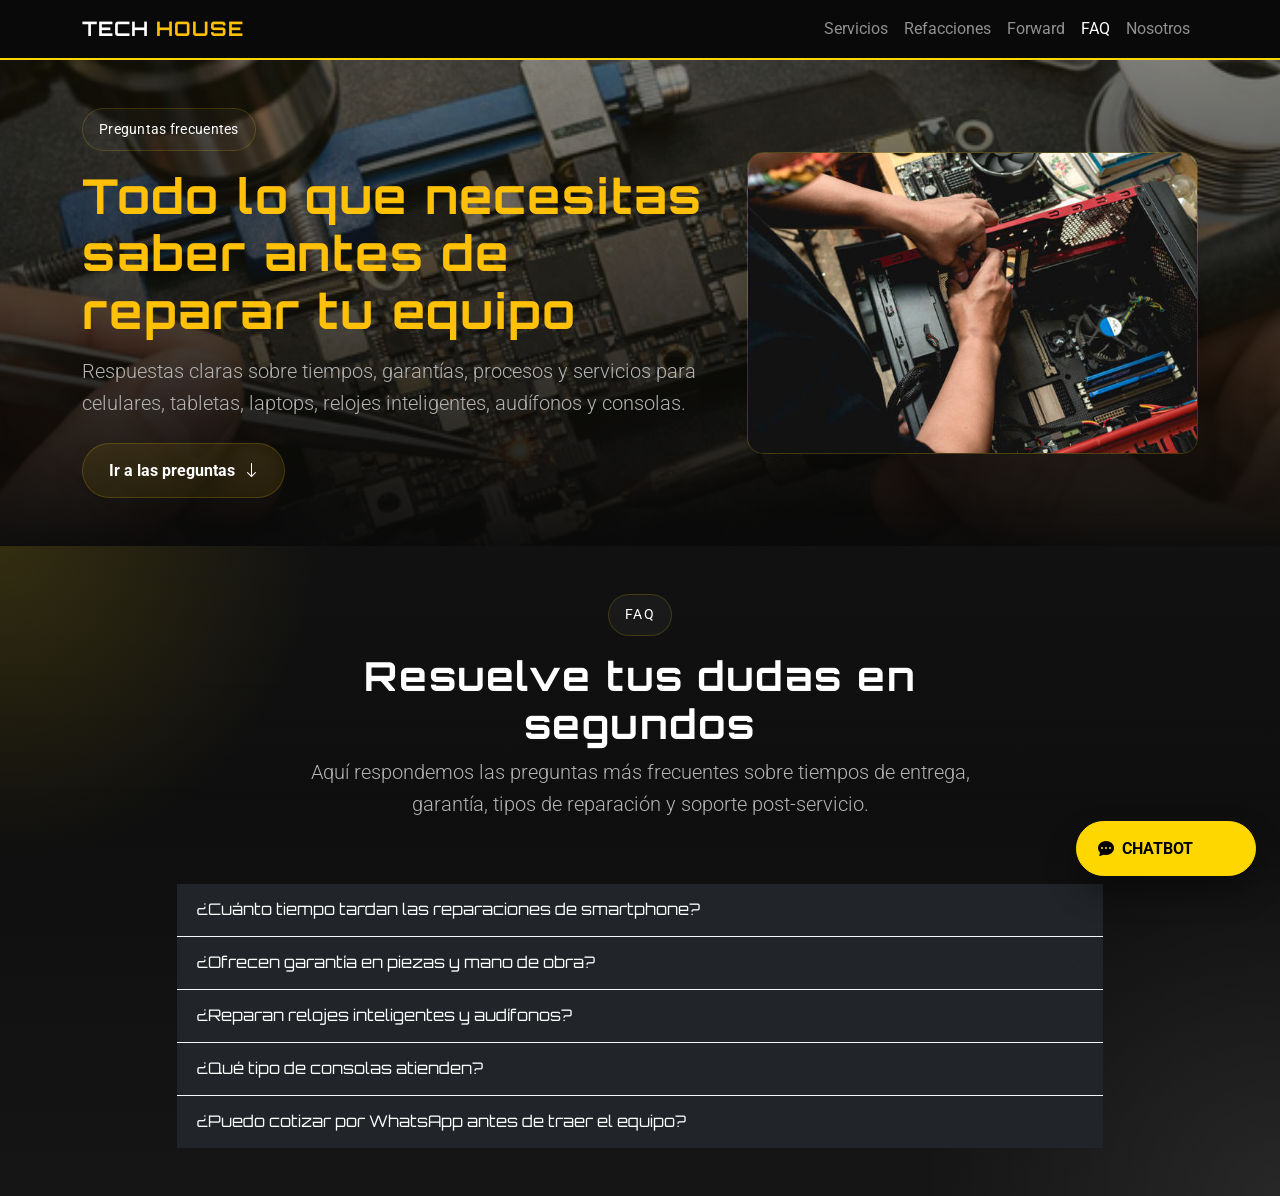
<file: html/faq.html>
﻿<!DOCTYPE html>
<html lang="es">
<head>
    <meta charset="UTF-8">
    <meta name="viewport" content="width=device-width, initial-scale=1.0">
    <title>Preguntas Frecuentes | Tech House</title>
    <link href="https://cdn.jsdelivr.net/npm/bootstrap@5.3.0/dist/css/bootstrap.min.css" rel="stylesheet">
    <link rel="stylesheet" href="https://cdn.jsdelivr.net/npm/bootstrap-icons@1.10.0/font/bootstrap-icons.css">
    <link rel="stylesheet" href="../css/index.css">
    <link rel="stylesheet" href="../css/stylesServicios.css">
</head>
<body class="bg-black text-white">

    <nav class="navbar navbar-expand-lg navbar-dark bg-dark sticky-top border-bottom border-warning">
        <div class="container">
            <a class="navbar-brand fw-bold" href="../index.html">TECH <span class="text-warning">HOUSE</span></a>
            <button class="navbar-toggler" type="button" data-bs-toggle="collapse" data-bs-target="#navbarNav">
                <span class="navbar-toggler-icon"></span>
            </button>
            <div class="collapse navbar-collapse" id="navbarNav">
                <ul class="navbar-nav ms-auto">
                   <li class="nav-item"><a class="nav-link" href="services.html">Servicios</a></li>
                    <li class="nav-item"><a class="nav-link" href="#refacciones">Refacciones</a></li>
                    <li class="nav-item"><a class="nav-link" href="#forward">Forward</a></li>
                    <li class="nav-item"><a class="nav-link active" href="html/faq.html">FAQ</a></li>
                    <li class="nav-item"><a class="nav-link" href="nosotros.html">Nosotros</a></li>
                </ul>
            </div>
        </div>
    </nav>

    <header class="py-5 text-warning services-hero">
        <div class="container">
            <div class="row align-items-center">
                <div class="col-lg-7">
                    <p class="service-chip mb-3">Preguntas frecuentes</p>
                    <h1 class="display-5 fw-bold mb-3">Todo lo que necesitas saber antes de reparar tu equipo</h1>
                    <p class="lead text-grey mb-4">Respuestas claras sobre tiempos, garantías, procesos y servicios para celulares, tabletas, laptops, relojes inteligentes, audífonos y consolas.</p>
                    <a href="#faq" class="service-cta">Ir a las preguntas <i class="bi bi-arrow-down ms-2"></i></a>
                </div>
                <div class="col-lg-5 mt-4 mt-lg-0 text-center">
                    <img src="../img/reparacion2.jpg" alt="Preguntas frecuentes" class="img-fluid shadow-lg rounded-4 hero-image">
                </div>
            </div>
        </div>
    </header>

    <main>
        <section id="faq" class="services-section py-5">
            <div class="container">
                <div class="row mb-5">
                    <div class="col-lg-8 mx-auto text-center">
                        <p class="service-chip mb-3">FAQ</p>
                        <h2 class="display-6 fw-bold text-white">Resuelve tus dudas en segundos</h2>
                        <p class="lead text-grey">Aquí respondemos las preguntas más frecuentes sobre tiempos de entrega, garantía, tipos de reparación y soporte post-servicio.</p>
                    </div>
                </div>

                <div class="row justify-content-center">
                    <div class="col-lg-10">
                        <div class="accordion accordion-flush" id="faqAccordion">
                            <div class="accordion-item bg-transparent border-light">
                                <h2 class="accordion-header" id="faqOne">
                                    <button class="accordion-button collapsed bg-dark text-white" type="button" data-bs-toggle="collapse" data-bs-target="#collapseOne" aria-expanded="false" aria-controls="collapseOne">
                                        ¿Cuánto tiempo tardan las reparaciones de smartphone?
                                    </button>
                                </h2>
                                <div id="collapseOne" class="accordion-collapse collapse" aria-labelledby="faqOne" data-bs-parent="#faqAccordion">
                                    <div class="accordion-body text-grey bg-black border-top border-secondary">
                                        La mayoría de revisiones y cambios de pantalla se realizan en 1 hora. Los casos de microsoldadura o cambios complejos pueden tardar hasta 1-2 días hábiles.
                                    </div>
                                </div>
                            </div>
                            <div class="accordion-item bg-transparent border-light">
                                <h2 class="accordion-header" id="faqTwo">
                                    <button class="accordion-button collapsed bg-dark text-white" type="button" data-bs-toggle="collapse" data-bs-target="#collapseTwo" aria-expanded="false" aria-controls="collapseTwo">
                                        ¿Ofrecen garantía en piezas y mano de obra?
                                    </button>
                                </h2>
                                <div id="collapseTwo" class="accordion-collapse collapse" aria-labelledby="faqTwo" data-bs-parent="#faqAccordion">
                                    <div class="accordion-body text-grey bg-black border-top border-secondary">
                                        Sí. Todas nuestras reparaciones incluyen garantía según el tipo de servicio: desde 30 días en ajustes rápidos hasta 6 meses en cambios de componentes importantes.
                                    </div>
                                </div>
                            </div>
                            <div class="accordion-item bg-transparent border-light">
                                <h2 class="accordion-header" id="faqThree">
                                    <button class="accordion-button collapsed bg-dark text-white" type="button" data-bs-toggle="collapse" data-bs-target="#collapseThree" aria-expanded="false" aria-controls="collapseThree">
                                        ¿Reparan relojes inteligentes y audífonos?
                                    </button>
                                </h2>
                                <div id="collapseThree" class="accordion-collapse collapse" aria-labelledby="faqThree" data-bs-parent="#faqAccordion">
                                    <div class="accordion-body text-grey bg-black border-top border-secondary">
                                        Claro. Reparamos sensores, pantallas, baterías y conectores para relojes inteligentes, así como drivers, cargadores y circuitos en audífonos con y sin cable.
                                    </div>
                                </div>
                            </div>
                            <div class="accordion-item bg-transparent border-light">
                                <h2 class="accordion-header" id="faqFour">
                                    <button class="accordion-button collapsed bg-dark text-white" type="button" data-bs-toggle="collapse" data-bs-target="#collapseFour" aria-expanded="false" aria-controls="collapseFour">
                                        ¿Qué tipo de consolas atienden?
                                    </button>
                                </h2>
                                <div id="collapseFour" class="accordion-collapse collapse" aria-labelledby="faqFour" data-bs-parent="#faqAccordion">
                                    <div class="accordion-body text-grey bg-black border-top border-secondary">
                                        Trabajamos con consolas de juegos domésticas y portátiles. Diagnóstico de puertos HDMI/USB, problemas de imagen, fallas eléctricas y limpieza interna con herramientas especializadas.
                                    </div>
                                </div>
                            </div>
                            <div class="accordion-item bg-transparent border-light">
                                <h2 class="accordion-header" id="faqFive">
                                    <button class="accordion-button collapsed bg-dark text-white" type="button" data-bs-toggle="collapse" data-bs-target="#collapseFive" aria-expanded="false" aria-controls="collapseFive">
                                        ¿Puedo cotizar por WhatsApp antes de traer el equipo?
                                    </button>
                                </h2>
                                <div id="collapseFive" class="accordion-collapse collapse" aria-labelledby="faqFive" data-bs-parent="#faqAccordion">
                                    <div class="accordion-body text-grey bg-black border-top border-secondary">
                                        Sí. Contamos con atención por WhatsApp para ayudarte a describir el problema y darte un costo aproximado antes de que visites el taller.
                                    </div>
                                </div>
                            </div>
                        </div>
                    </div>
                </div>
            </div>
        </section>
    </main>

    <div class="chatbot-widget" id="chatbotWidget">
        <button class="chatbot-toggle btn btn-warning rounded-pill d-flex align-items-center gap-2" id="chatbotToggle">
            <i class="bi bi-chat-dots-fill"></i>
            Chatbot
        </button>
        <div class="chatbot-panel d-none" id="chatbotPanel">
            <div class="chatbot-header d-flex justify-content-between align-items-center">
                <div>
                    <h5 class="mb-0">Asistente Tech House</h5>
                    <small class="text-grey">Responde rápido tus dudas</small>
                </div>
                <button class="btn-close btn-close-white" id="chatbotClose" aria-label="Cerrar"></button>
            </div>
            <div class="chatbot-messages" id="chatbotMessages">
                <div class="chatbot-message bot">Hola, ¿en qué puedo ayudarte hoy?</div>
            </div>
            <div class="chatbot-input d-flex gap-2 mt-3">
                <input id="chatbotInput" type="text" class="form-control form-control-dark" placeholder="Escribe tu pregunta...">
                <button class="btn btn-warning" id="chatbotSend">Enviar</button>
            </div>
        </div>
    </div>

    <script src="https://cdn.jsdelivr.net/npm/bootstrap@5.3.0/dist/js/bootstrap.bundle.min.js"></script>
    <script>
        const chatbotToggle = document.getElementById('chatbotToggle');
        const chatbotPanel = document.getElementById('chatbotPanel');
        const chatbotClose = document.getElementById('chatbotClose');
        const chatbotSend = document.getElementById('chatbotSend');
        const chatbotInput = document.getElementById('chatbotInput');
        const chatbotMessages = document.getElementById('chatbotMessages');

        chatbotToggle.addEventListener('click', () => chatbotPanel.classList.toggle('d-none'));
        chatbotClose.addEventListener('click', () => chatbotPanel.classList.add('d-none'));

        function appendChat(message, sender) {
            const bubble = document.createElement('div');
            bubble.className = `chatbot-message ${sender}`;
            bubble.textContent = message;
            chatbotMessages.appendChild(bubble);
            chatbotMessages.scrollTop = chatbotMessages.scrollHeight;
        }

        chatbotSend.addEventListener('click', () => {
            const text = chatbotInput.value.trim();
            if (!text) return;
            appendChat(text, 'user');
            chatbotInput.value = '';
            setTimeout(() => {
                appendChat('Gracias por tu pregunta. Nuestro equipo te responderá en breve por WhatsApp o en el chat.', 'bot');
            }, 500);
        });
    </script>

</body>
</html>
</file>
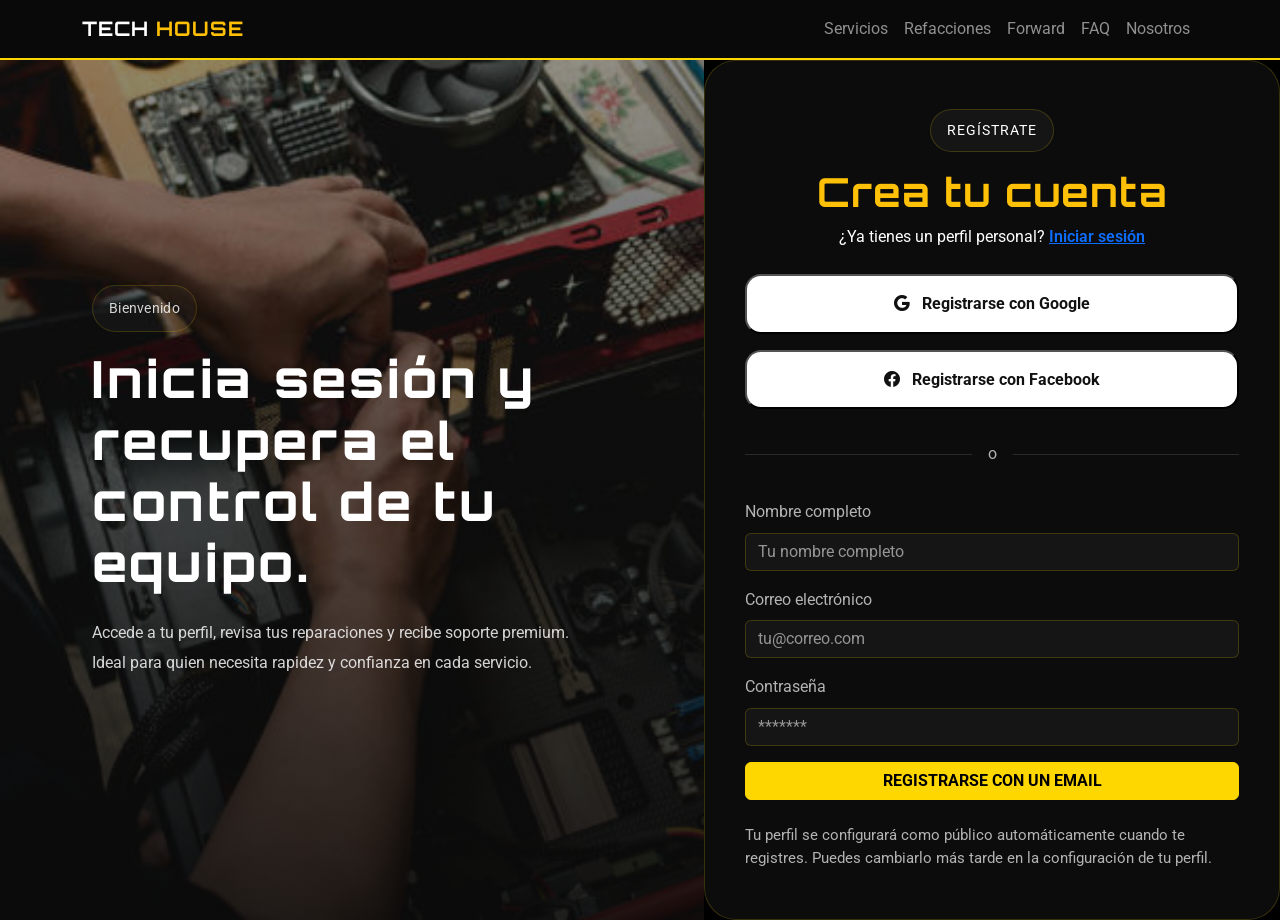
<file: html/login.html>
<!DOCTYPE html>
<html lang="es">
<head>
    <meta charset="UTF-8">
    <meta name="viewport" content="width=device-width, initial-scale=1.0">
    <title>Login | Tech House</title>
    <link href="https://cdn.jsdelivr.net/npm/bootstrap@5.3.0/dist/css/bootstrap.min.css" rel="stylesheet">
    <link rel="stylesheet" href="https://cdn.jsdelivr.net/npm/bootstrap-icons@1.10.0/font/bootstrap-icons.css">
    <link rel="stylesheet" href="../css/index.css">
    <style>
        body {
            background: #070707;
            min-height: 100vh;
        }
        .login-hero {
            min-height: calc(100vh - 72px);
            display: grid;
            grid-template-columns: 1.1fr 0.9fr;
            gap: 0;
            overflow: hidden;
        }
        .login-side {
            position: relative;
            background: url('../img/reparacion2.jpg') center/cover no-repeat;
            display: flex;
            align-items: center;
            justify-content: center;
            padding: 3rem 2rem;
        }
        .login-side::before {
            content: '';
            position: absolute;
            inset: 0;
            background: linear-gradient(180deg, rgba(10, 10, 10, 0.45), rgba(10, 10, 10, 0.9));
        }
        .login-side-content {
            position: relative;
            z-index: 1;
            max-width: 520px;
            color: #fff;
        }
        .login-side h2 {
            font-size: clamp(2.4rem, 4vw, 3.5rem);
            font-weight: 800;
            margin-bottom: 1rem;
            letter-spacing: 0.06em;
        }
        .login-side p {
            color: rgba(255, 255, 255, 0.82);
            line-height: 1.9;
            max-width: 500px;
        }
        .login-card {
            margin: auto;
            min-height: 100%;
            background: rgba(13, 13, 13, 0.98);
            border: 1px solid rgba(255, 215, 0, 0.18);
            border-radius: 2rem;
            box-shadow: 0 40px 90px rgba(0, 0, 0, 0.35);
            padding: 3rem 2.5rem;
            display: flex;
            flex-direction: column;
            justify-content: center;
        }
        .login-card .service-chip {
            display: inline-flex;
            align-items: center;
            justify-content: center;
            padding: 0.6rem 1rem;
            border-radius: 999px;
            border: 1px solid rgba(255, 215, 0, 0.18);
            background: rgba(255, 255, 255, 0.04);
            color: var(--text-white);
            font-size: 0.85rem;
            letter-spacing: 0.08em;
            text-transform: uppercase;
        }
        .btn-social {
            display: inline-flex;
            align-items: center;
            justify-content: center;
            gap: 0.8rem;
            padding: 0.95rem 1.25rem;
            border-radius: 1rem;
            font-weight: 700;
            color: #111;
            background: #fff;
            transition: transform 0.25s ease, box-shadow 0.25s ease;
        }
        .btn-social:hover {
            transform: translateY(-2px);
            box-shadow: 0 12px 28px rgba(255, 215, 0, 0.18);
        }
        .divider {
            display: flex;
            align-items: center;
            gap: 1rem;
            color: var(--text-grey);
            margin: 2rem 0;
        }
        .divider::before,
        .divider::after {
            content: "";
            flex: 1;
            height: 1px;
            background: rgba(255, 255, 255, 0.12);
        }
        .form-control,
        .form-control:focus {
            background: rgba(255, 255, 255, 0.04);
            border-color: rgba(255, 215, 0, 0.18);
            color: #fff;
            box-shadow: none;
        }
        .form-control::placeholder {
            color: rgba(255, 255, 255, 0.55);
        }
        .form-label {
            color: var(--text-grey);
        }
        .login-footer {
            color: var(--text-grey);
            font-size: 0.92rem;
        }
        .login-footer a {
            color: var(--primary-yellow);
            text-decoration: none;
        }
        .login-footer a:hover {
            text-decoration: underline;
        }
        .login-panel-title {
            margin-bottom: 1rem;
        }
        @media (max-width: 991.98px) {
            .login-hero {
                grid-template-columns: 1fr;
                min-height: auto;
            }
            .login-side {
                padding: 2.5rem 1.5rem;
            }
            .login-card {
                padding: 2rem 1.5rem;
                border-radius: 1.5rem;
            }
        }
        @media (max-width: 767.98px) {
            .login-side {
                display: none;
            }
        }
    </style>
</head>
<body class="bg-black text-white">
    <nav class="navbar navbar-expand-lg navbar-dark bg-dark border-bottom border-warning">
        <div class="container">
            <a class="navbar-brand fw-bold" href="../index.html">TECH <span class="text-warning">HOUSE</span></a>
            <button class="navbar-toggler" type="button" data-bs-toggle="collapse" data-bs-target="#navbarNav">
                <span class="navbar-toggler-icon"></span>
            </button>
            <div class="collapse navbar-collapse" id="navbarNav">
                <ul class="navbar-nav ms-auto">
                     <li class="nav-item"><a class="nav-link" href="services.html">Servicios</a></li>
                    <li class="nav-item"><a class="nav-link" href="#refacciones">Refacciones</a></li>
                    <li class="nav-item"><a class="nav-link" href="https://forwardtools.mx/collections/microscopios">Forward</a></li>
                    <li class="nav-item"><a class="nav-link" href="faq.html">FAQ</a></li>
                    <li class="nav-item"><a class="nav-link" href="nosotros.html">Nosotros</a></li>
                    
                </ul>
            </div>
        </div>
    </nav>

    <section class="login-hero">
        <div class="login-side">
            <div class="login-side-content text-center text-lg-start">
                <p class="service-chip mb-3">Bienvenido</p>
                <h2>Inicia sesión y recupera el control de tu equipo.</h2>
                <p class="mt-4">Accede a tu perfil, revisa tus reparaciones y recibe soporte premium. Ideal para quien necesita rapidez y confianza en cada servicio.</p>
            </div>
        </div>
        <div class="login-card">
            <div class="login-panel-title text-center mb-4">
                <p class="service-chip mb-3">Regístrate</p>
                <h1 class="display-6 fw-bold text-warning mb-2">Crea tu cuenta</h1>
                <p class="text-grey mb-0">¿Ya tienes un perfil personal? <a href="#" class="fw-semibold">Iniciar sesión</a></p>
            </div>
            <div class="d-grid gap-3">
                <button type="button" class="btn-social"><i class="bi bi-google"></i> Registrarse con Google</button>
                <button type="button" class="btn-social"><i class="bi bi-facebook"></i> Registrarse con Facebook</button>
            </div>
            <div class="divider">o</div>
            <form>
                <div class="mb-3">
                    <label class="form-label">Nombre completo</label>
                    <input type="text" class="form-control" placeholder="Tu nombre completo">
                </div>
                <div class="mb-3">
                    <label class="form-label">Correo electrónico</label>
                    <input type="email" class="form-control" placeholder="tu@correo.com">
                </div>
                <div class="mb-3">
                    <label class="form-label">Contraseña</label>
                    <input type="password" class="form-control" placeholder="*******">
                </div>
                <button type="submit" class="btn btn-warning w-100 fw-bold">Registrarse con un email</button>
            </form>
            <p class="login-footer mt-4 mb-0">Tu perfil se configurará como público automáticamente cuando te registres. Puedes cambiarlo más tarde en la configuración de tu perfil.</p>
        </div>
    </section>

    <script src="https://cdn.jsdelivr.net/npm/bootstrap@5.3.0/dist/js/bootstrap.bundle.min.js"></script>
</body>
</html>
</file>
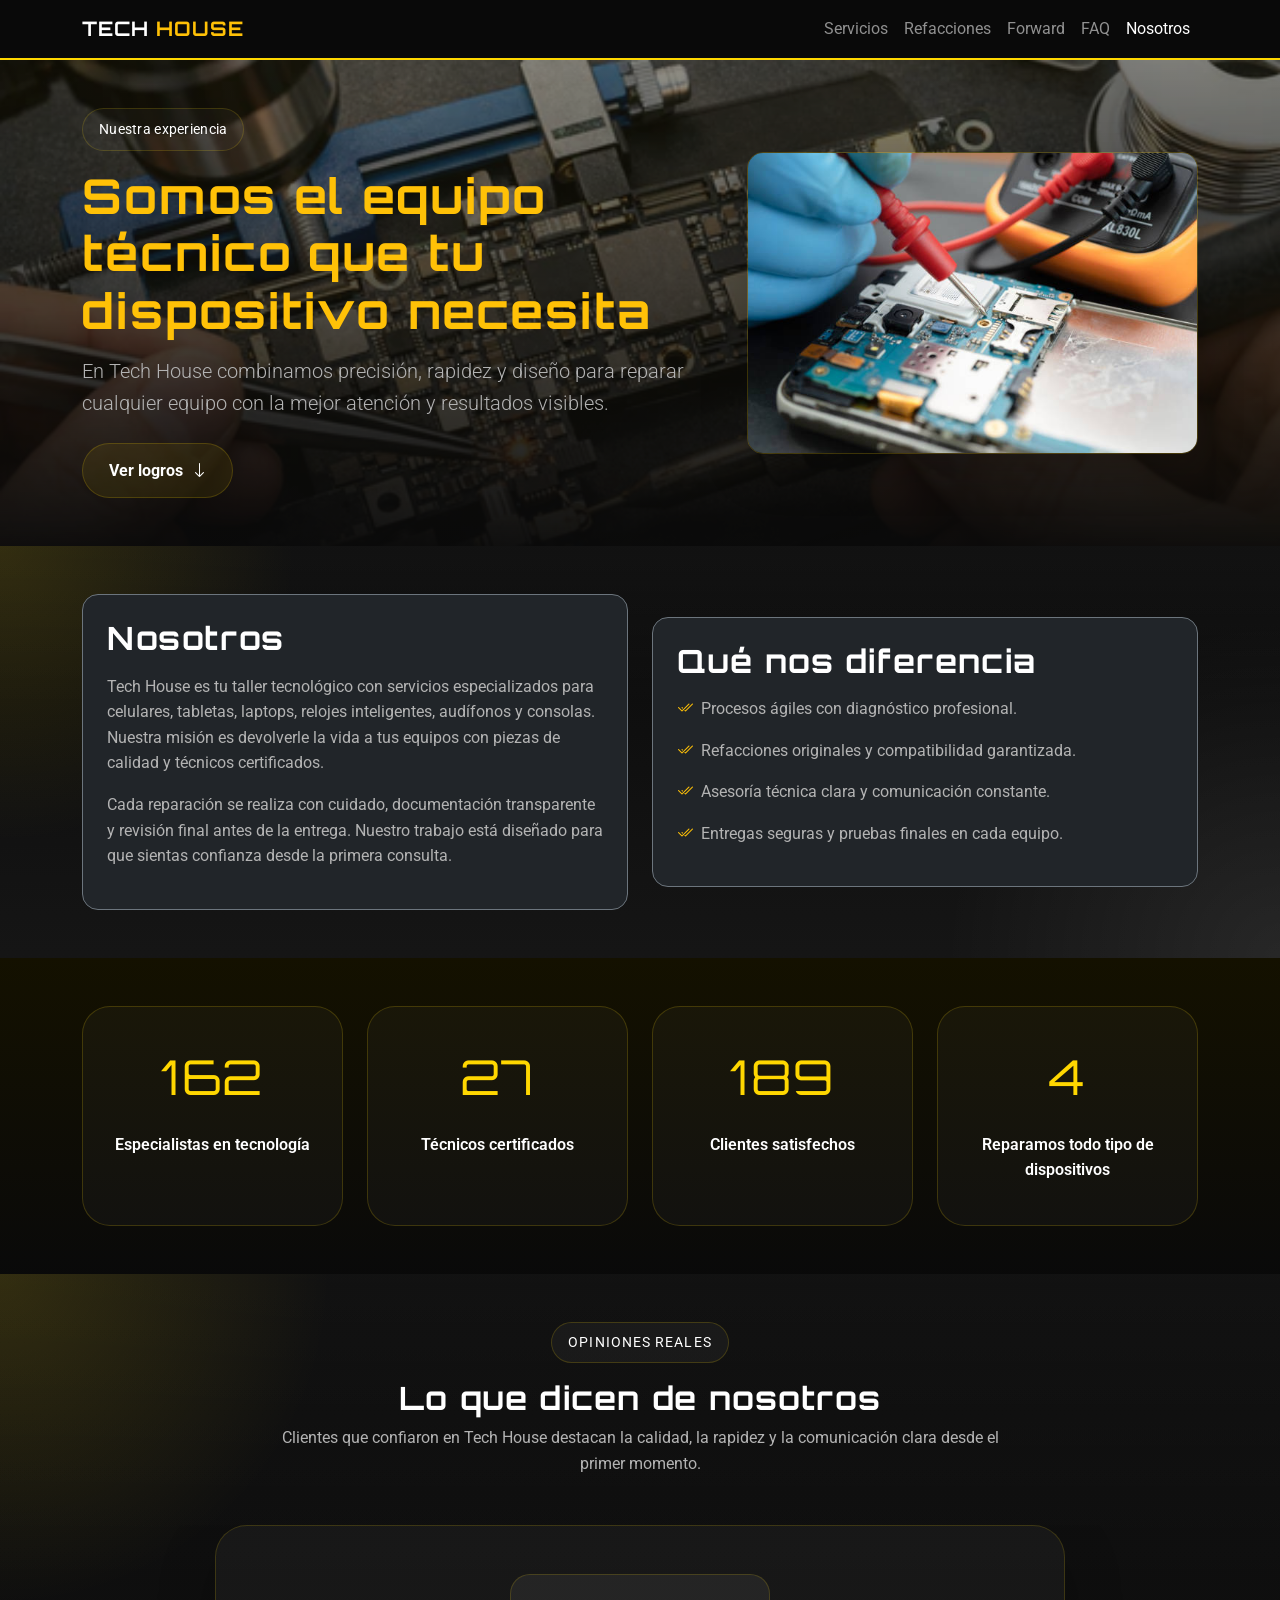
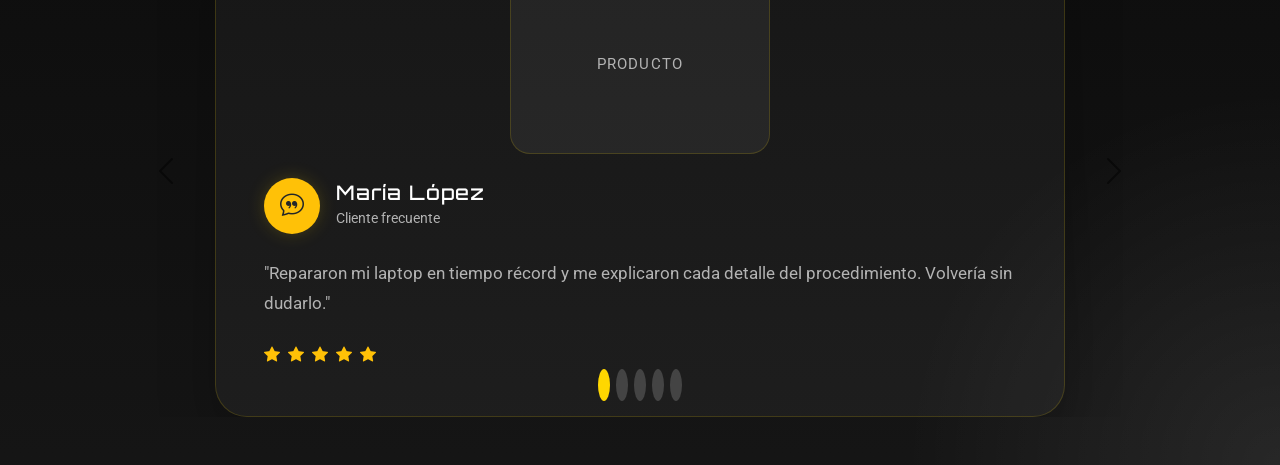
<file: html/nosotros.html>
﻿<!DOCTYPE html>
<html lang="es">
<head>
    <meta charset="UTF-8">
    <meta name="viewport" content="width=device-width, initial-scale=1.0">
    <title>Nosotros | Tech House</title>
    <link href="https://cdn.jsdelivr.net/npm/bootstrap@5.3.0/dist/css/bootstrap.min.css" rel="stylesheet">
    <link rel="stylesheet" href="https://cdn.jsdelivr.net/npm/bootstrap-icons@1.10.0/font/bootstrap-icons.css">
    <link rel="stylesheet" href="../css/index.css">
    <link rel="stylesheet" href="../css/stylesServicios.css">
</head>
<body class="bg-black text-white">

    <nav class="navbar navbar-expand-lg navbar-dark bg-dark sticky-top border-bottom border-warning">
        <div class="container">
            <a class="navbar-brand fw-bold" href="../index.html">TECH <span class="text-warning">HOUSE</span></a>
            <button class="navbar-toggler" type="button" data-bs-toggle="collapse" data-bs-target="#navbarNav">
                <span class="navbar-toggler-icon"></span>
            </button>
            <div class="collapse navbar-collapse" id="navbarNav">
                <ul class="navbar-nav ms-auto">
                    <li class="nav-item"><a class="nav-link" href="services.html">Servicios</a></li>
                    <li class="nav-item"><a class="nav-link" href="#refacciones">Refacciones</a></li>
                    <li class="nav-item"><a class="nav-link" href="https://forwardtools.mx/collections/microscopios">Forward</a></li>
                    <li class="nav-item"><a class="nav-link" href="faq.html">FAQ</a></li>
                    <li class="nav-item"><a class="nav-link active" href="#nosotros.html">Nosotros</a></li>
                    
                </ul>
            </div>
        </div>
    </nav>

    <header class="py-5 text-warning services-hero">
        <div class="container">
            <div class="row align-items-center">
                <div class="col-lg-7">
                    <p class="service-chip mb-3">Nuestra experiencia</p>
                    <h1 class="display-5 fw-bold mb-3">Somos el equipo técnico que tu dispositivo necesita</h1>
                    <p class="lead text-grey mb-4">En Tech House combinamos precisión, rapidez y diseño para reparar cualquier equipo con la mejor atención y resultados visibles.</p>
                    <a href="#stats" class="service-cta">Ver logros <i class="bi bi-arrow-down ms-2"></i></a>
                </div>
                <div class="col-lg-5 mt-4 mt-lg-0 text-center">
                    <img src="../img/reparacion.jpg" alt="Nosotros Tech House" class="img-fluid shadow-lg rounded-4 hero-image">
                </div>
            </div>
        </div>
    </header>

    <main>
        <section id="nosotros" class="services-section py-5">
            <div class="container">
                <div class="row align-items-center gy-4">
                    <div class="col-lg-6">
                        <div class="p-4 bg-dark rounded-4 border border-secondary">
                            <h2 class="fw-bold mb-3">Nosotros</h2>
                            <p class="text-grey mb-3">Tech House es tu taller tecnológico con servicios especializados para celulares, tabletas, laptops, relojes inteligentes, audífonos y consolas. Nuestra misión es devolverle la vida a tus equipos con piezas de calidad y técnicos certificados.</p>
                            <p class="text-grey">Cada reparación se realiza con cuidado, documentación transparente y revisión final antes de la entrega. Nuestro trabajo está diseñado para que sientas confianza desde la primera consulta.</p>
                        </div>
                    </div>
                    <div class="col-lg-6">
                        <div class="p-4 bg-dark rounded-4 border border-secondary">
                            <h2 class="fw-bold mb-3">Qué nos diferencia</h2>
                            <ul class="list-unstyled gap-3 d-flex flex-column text-grey">
                                <li><i class="bi bi-check2-all text-warning me-2"></i>Procesos ágiles con diagnóstico profesional.</li>
                                <li><i class="bi bi-check2-all text-warning me-2"></i>Refacciones originales y compatibilidad garantizada.</li>
                                <li><i class="bi bi-check2-all text-warning me-2"></i>Asesoría técnica clara y comunicación constante.</li>
                                <li><i class="bi bi-check2-all text-warning me-2"></i>Entregas seguras y pruebas finales en cada equipo.</li>
                            </ul>
                        </div>
                    </div>
                </div>
            </div>
        </section>

        <section id="stats" class="stats-section py-5">
            <div class="container">
                <div class="row text-center gy-4">
                    <div class="col-sm-6 col-xl-3">
                        <div class="counter-card animate-up" data-animate>
                            <span class="counter-value" data-target="740">0</span>
                            <p class="mt-3 mb-0 text-white fw-semibold">Especialistas en tecnología</p>
                        </div>
                    </div>
                    <div class="col-sm-6 col-xl-3">
                        <div class="counter-card animate-up" data-animate>
                            <span class="counter-value" data-target="35">0</span>
                            <p class="mt-3 mb-0 text-white fw-semibold">Técnicos certificados</p>
                        </div>
                    </div>
                    <div class="col-sm-6 col-xl-3">
                        <div class="counter-card animate-up" data-animate>
                            <span class="counter-value" data-target="850">0</span>
                            <p class="mt-3 mb-0 text-white fw-semibold">Clientes satisfechos</p>
                        </div>
                    </div>
                    <div class="col-sm-6 col-xl-3">
                        <div class="counter-card animate-up" data-animate>
                            <span class="counter-value" data-target="4">0</span>
                            <p class="mt-3 mb-0 text-white fw-semibold">Reparamos todo tipo de dispositivos</p>
                        </div>
                    </div>
                </div>
            </div>
        </section>

        <section id="testimonios" class="services-section py-5 reveal-on-scroll">
            <div class="container">
                <div class="section-head text-center mb-5">
                    <p class="service-chip mb-3">Opiniones reales</p>
                    <h2 class="fw-bold">Lo que dicen de nosotros</h2>
                    <p class="text-grey mx-auto" style="max-width: 720px;">Clientes que confiaron en Tech House destacan la calidad, la rapidez y la comunicación clara desde el primer momento.</p>
                </div>

                <div id="testimonialCarousel" class="carousel slide" data-bs-ride="carousel">
                    <div class="carousel-indicators">
                        <button type="button" data-bs-target="#testimonialCarousel" data-bs-slide-to="0" class="active" aria-current="true" aria-label="Slide 1"></button>
                        <button type="button" data-bs-target="#testimonialCarousel" data-bs-slide-to="1" aria-label="Slide 2"></button>
                        <button type="button" data-bs-target="#testimonialCarousel" data-bs-slide-to="2" aria-label="Slide 3"></button>
                        <button type="button" data-bs-target="#testimonialCarousel" data-bs-slide-to="3" aria-label="Slide 4"></button>
                        <button type="button" data-bs-target="#testimonialCarousel" data-bs-slide-to="4" aria-label="Slide 5"></button>
                    </div>

                    <div class="carousel-inner">
                        <div class="carousel-item active">
                            <div class="testimonial-card mx-auto p-4 p-lg-5">
                                <div class="testimonial-image mb-4">
                                    <!-- Aquí va la imagen del producto. Reemplaza con: <img src="../img/telefono.jpg" alt="Teléfono reparado"> -->
                                    <span>Producto</span>
                                </div>
                                <div class="d-flex align-items-center mb-4">
                                    <div class="icon-circle bg-warning text-dark me-3"><i class="bi bi-chat-quote fs-4"></i></div>
                                    <div>
                                        <h5 class="mb-0">María López</h5>
                                        <small class="text-grey">Cliente frecuente</small>
                                    </div>
                                </div>
                                <p class="testimonial-text text-grey mb-4">"Repararon mi laptop en tiempo récord y me explicaron cada detalle del procedimiento. Volvería sin dudarlo."</p>
                                <div class="d-flex gap-2">
                                    <i class="bi bi-star-fill text-warning"></i>
                                    <i class="bi bi-star-fill text-warning"></i>
                                    <i class="bi bi-star-fill text-warning"></i>
                                    <i class="bi bi-star-fill text-warning"></i>
                                    <i class="bi bi-star-fill text-warning"></i>
                                </div>
                            </div>
                        </div>
                        <div class="carousel-item">
                            <div class="testimonial-card mx-auto p-4 p-lg-5">
                                <div class="testimonial-image mb-4">
                                    <!-- Aquí va la imagen del producto. Reemplaza con: <img src="../img/placa-madre.jpg" alt="Placa madre reparada"> -->
                                    <span>Producto</span>
                                </div>
                                <div class="d-flex align-items-center mb-4">
                                    <div class="icon-circle bg-warning text-dark me-3"><i class="bi bi-chat-quote fs-4"></i></div>
                                    <div>
                                        <h5 class="mb-0">Carlos Pérez</h5>
                                        <small class="text-grey">Técnico industrial</small>
                                    </div>
                                </div>
                                <p class="testimonial-text text-grey mb-4">"La atención fue impecable y el equipo quedó como nuevo. Recomiendo Tech House para cualquier reparación urgente."</p>
                                <div class="d-flex gap-2">
                                    <i class="bi bi-star-fill text-warning"></i>
                                    <i class="bi bi-star-fill text-warning"></i>
                                    <i class="bi bi-star-fill text-warning"></i>
                                    <i class="bi bi-star-fill text-warning"></i>
                                    <i class="bi bi-star-fill text-warning"></i>
                                </div>
                            </div>
                        </div>
                        <div class="carousel-item">
                            <div class="testimonial-card mx-auto p-4 p-lg-5">
                                <div class="testimonial-image mb-4">
                                    <!-- Aquí va la imagen del producto. Reemplaza con: <img src="../img/tablet.jpg" alt="Tablet reparada"> -->
                                    <span>Producto</span>
                                </div>
                                <div class="d-flex align-items-center mb-4">
                                    <div class="icon-circle bg-warning text-dark me-3"><i class="bi bi-chat-quote fs-4"></i></div>
                                    <div>
                                        <h5 class="mb-0">Ana Medina</h5>
                                        <small class="text-grey">Estudiante</small>
                                    </div>
                                </div>
                                <p class="testimonial-text text-grey mb-4">"Me gustó la transparencia en el costo y la rapidez en la entrega. El servicio técnico mejor en la zona."</p>
                                <div class="d-flex gap-2">
                                    <i class="bi bi-star-fill text-warning"></i>
                                    <i class="bi bi-star-fill text-warning"></i>
                                    <i class="bi bi-star-fill text-warning"></i>
                                    <i class="bi bi-star-fill text-warning"></i>
                                    <i class="bi bi-star-fill text-warning"></i>
                                </div>
                            </div>
                        </div>
                        <div class="carousel-item">
                            <div class="testimonial-card mx-auto p-4 p-lg-5">
                                <div class="testimonial-image mb-4">
                                    <!-- Aquí va la imagen del producto. Reemplaza con: <img src="../img/audifonos.jpg" alt="Audífonos reparados"> -->
                                    <span>Producto</span>
                                </div>
                                <div class="d-flex align-items-center mb-4">
                                    <div class="icon-circle bg-warning text-dark me-3"><i class="bi bi-chat-quote fs-4"></i></div>
                                    <div>
                                        <h5 class="mb-0">Laura Sánchez</h5>
                                        <small class="text-grey">Emprendedora</small>
                                    </div>
                                </div>
                                <p class="testimonial-text text-grey mb-4">"El servicio fue muy profesional y el resultado superó mis expectativas. Ahora traigo todos mis dispositivos aquí."</p>
                                <div class="d-flex gap-2">
                                    <i class="bi bi-star-fill text-warning"></i>
                                    <i class="bi bi-star-fill text-warning"></i>
                                    <i class="bi bi-star-fill text-warning"></i>
                                    <i class="bi bi-star-fill text-warning"></i>
                                    <i class="bi bi-star-fill text-warning"></i>
                                </div>
                            </div>
                        </div>
                        <div class="carousel-item">
                            <div class="testimonial-card mx-auto p-4 p-lg-5">
                                <div class="testimonial-image mb-4">
                                    <!-- Aquí va la imagen del producto. Reemplaza con: <img src="../img/consola.jpg" alt="Consola reparada"> -->
                                    <span>Producto</span>
                                </div>
                                <div class="d-flex align-items-center mb-4">
                                    <div class="icon-circle bg-warning text-dark me-3"><i class="bi bi-chat-quote fs-4"></i></div>
                                    <div>
                                        <h5 class="mb-0">Diego Gómez</h5>
                                        <small class="text-grey">Dueño de negocio</small>
                                    </div>
                                </div>
                                <p class="testimonial-text text-grey mb-4">"Buena atención, tiempos claros y dispositivo listo desde el primer día. Muy recomendado."</p>
                                <div class="d-flex gap-2">
                                    <i class="bi bi-star-fill text-warning"></i>
                                    <i class="bi bi-star-fill text-warning"></i>
                                    <i class="bi bi-star-fill text-warning"></i>
                                    <i class="bi bi-star-fill text-warning"></i>
                                    <i class="bi bi-star-fill text-warning"></i>
                                </div>
                            </div>
                        </div>
                    </div>

                    <button class="carousel-control-prev" type="button" data-bs-target="#testimonialCarousel" data-bs-slide="prev">
                        <span class="carousel-control-prev-icon" aria-hidden="true"></span>
                        <span class="visually-hidden">Anterior</span>
                    </button>
                    <button class="carousel-control-next" type="button" data-bs-target="#testimonialCarousel" data-bs-slide="next">
                        <span class="carousel-control-next-icon" aria-hidden="true"></span>
                        <span class="visually-hidden">Siguiente</span>
                    </button>
                </div>
            </div>
        </section>
    </main>

    <script>
        const counters = document.querySelectorAll('.counter-value');
        const revealSections = document.querySelectorAll('.reveal-on-scroll');
        const options = { threshold: 0.35 };

        const counterObserver = new IntersectionObserver((entries) => {
            entries.forEach(entry => {
                if (entry.isIntersecting) {
                    const counter = entry.target;
                    const target = +counter.dataset.target;
                    const step = Math.max(Math.round(target / 120), 1);
                    let current = 0;
                    const update = () => {
                        current += step;
                        if (current >= target) {
                            counter.textContent = target;
                        } else {
                            counter.textContent = current;
                            requestAnimationFrame(update);
                        }
                    };
                    update();
                    entry.target.closest('[data-animate]').classList.add('visible');
                    counterObserver.unobserve(counter);
                }
            });
        }, options);

        const revealObserver = new IntersectionObserver((entries) => {
            entries.forEach(entry => {
                if (entry.isIntersecting) {
                    entry.target.classList.add('visible');
                    revealObserver.unobserve(entry.target);
                }
            });
        }, options);

        counters.forEach(counter => counterObserver.observe(counter));
        revealSections.forEach(section => revealObserver.observe(section));
    </script>

    <script src="https://cdn.jsdelivr.net/npm/bootstrap@5.3.0/dist/js/bootstrap.bundle.min.js"></script>
</body>
</html>
</file>
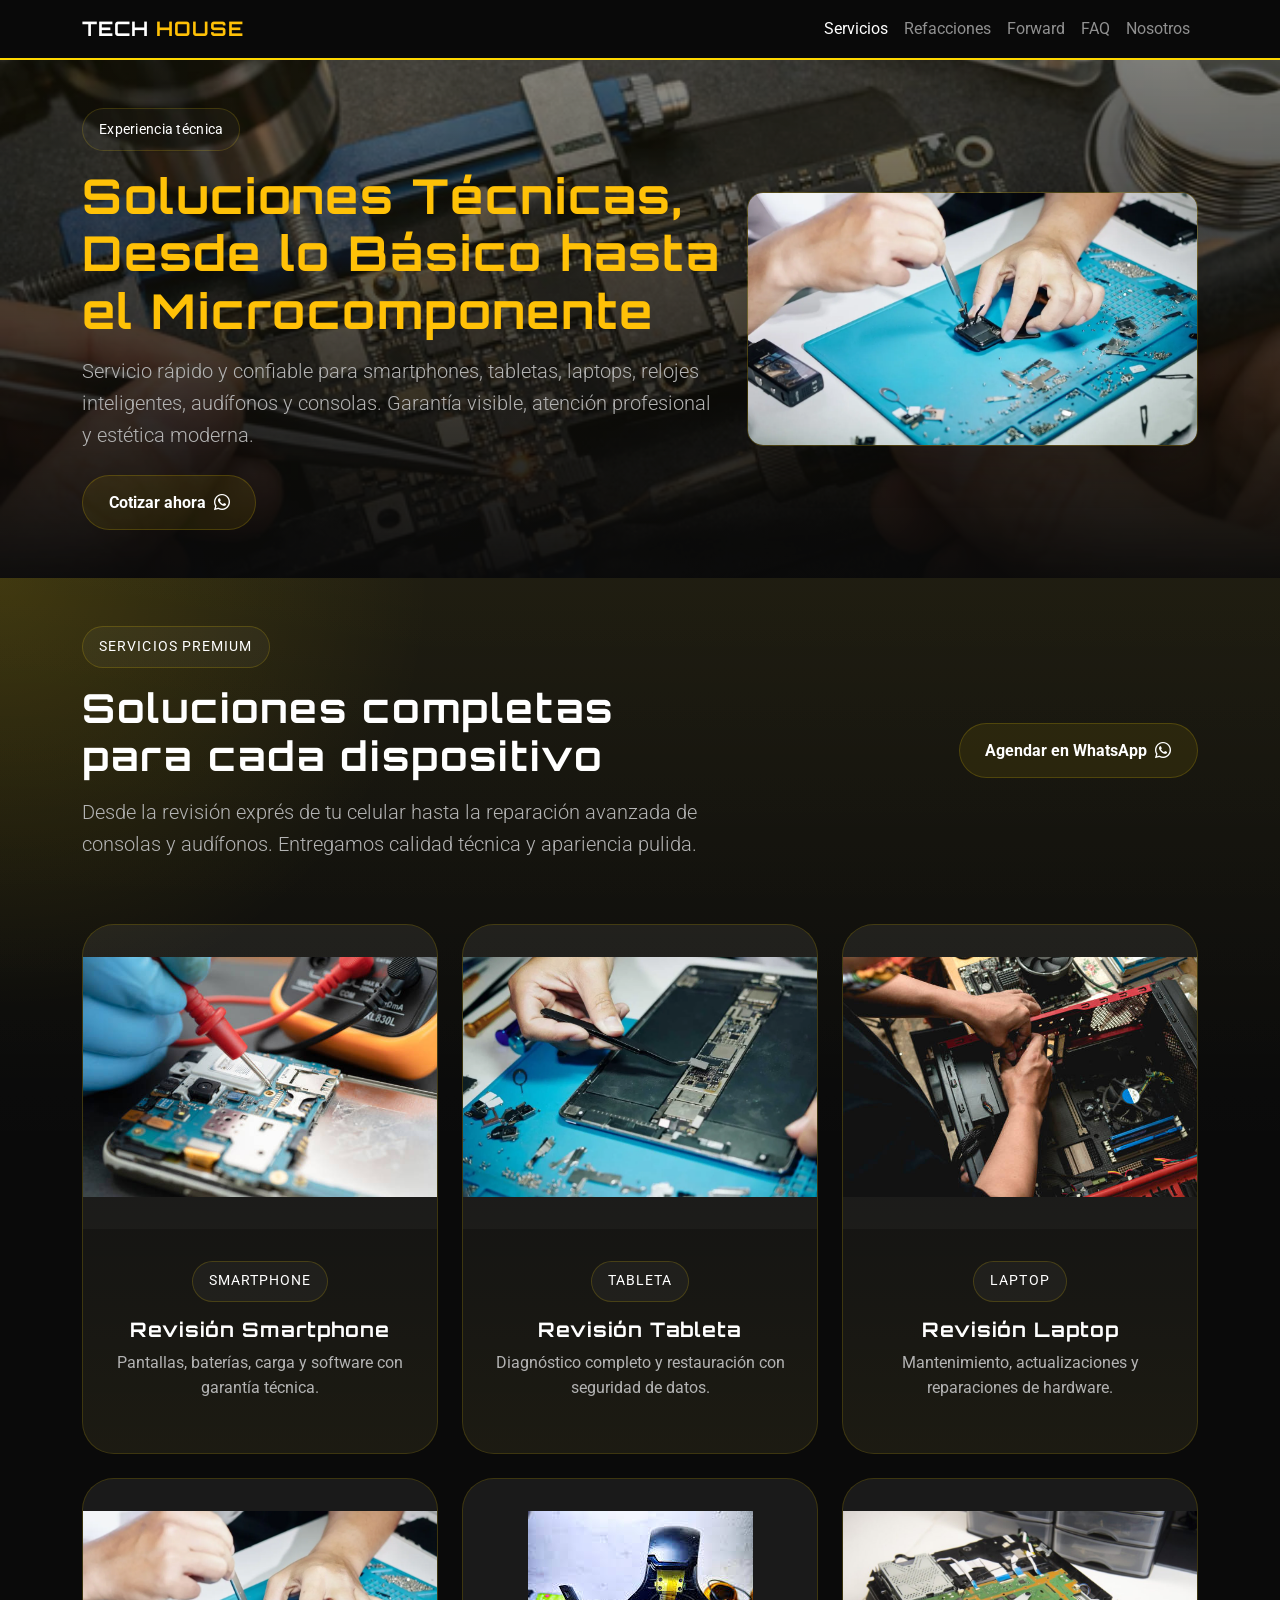
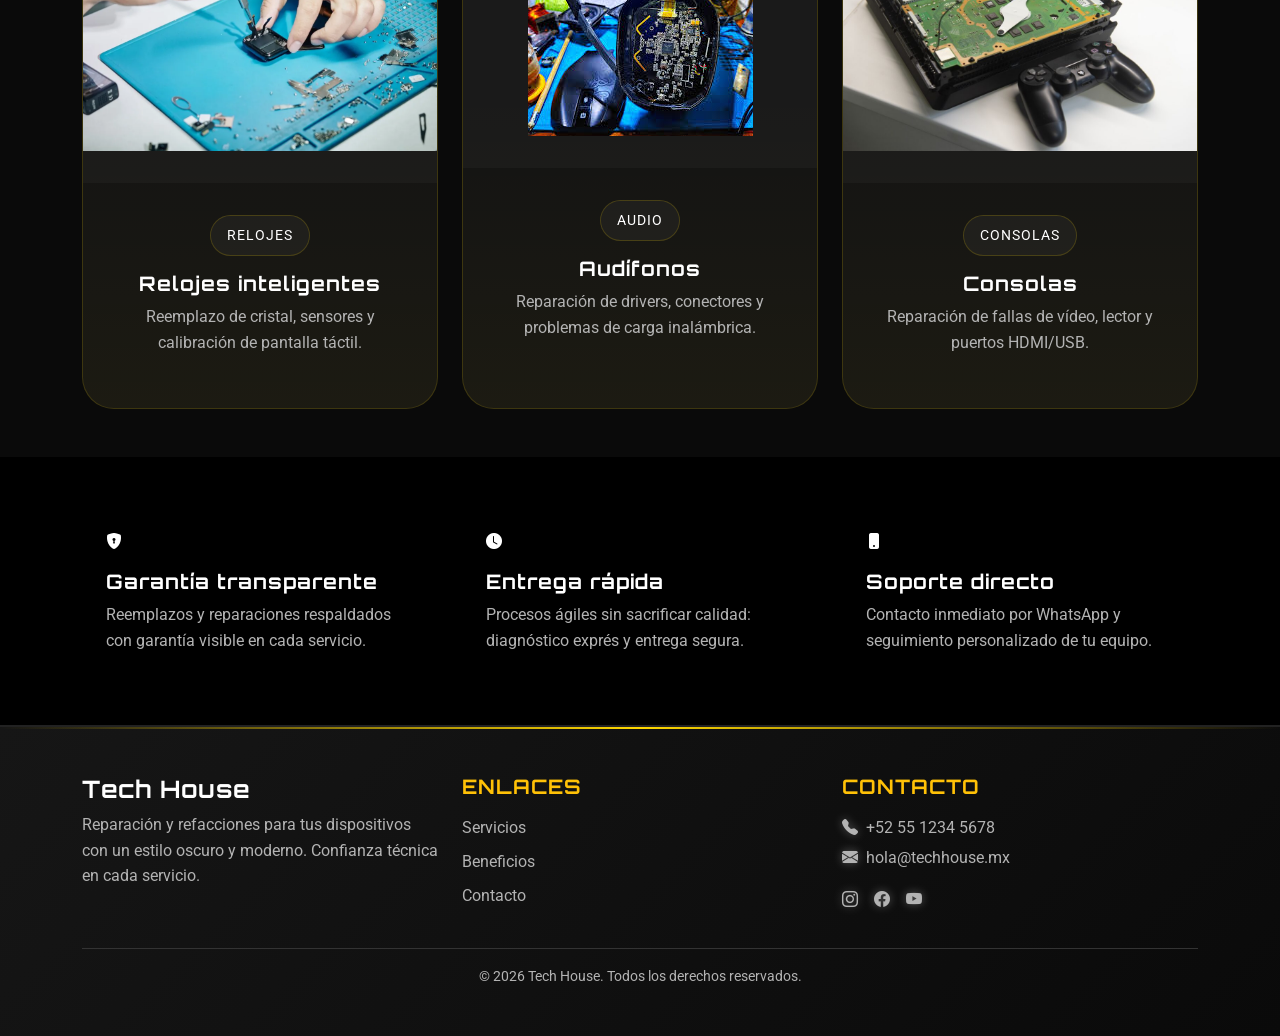
<file: html/services.html>
<!DOCTYPE html>
<html lang="es">
<head>
    <meta charset="UTF-8">
    <meta name="viewport" content="width=device-width, initial-scale=1.0">
    <title>Servicios | Tech House</title>
    <link href="https://cdn.jsdelivr.net/npm/bootstrap@5.3.0/dist/css/bootstrap.min.css" rel="stylesheet">
    <link rel="stylesheet" href="https://cdn.jsdelivr.net/npm/bootstrap-icons@1.10.0/font/bootstrap-icons.css">
    <link rel="stylesheet" href="../css/index.css">
    <link rel="stylesheet" href="../css/stylesServicios.css">
</head>
<body class="bg-black text-white">

    <nav class="navbar navbar-expand-lg navbar-dark bg-dark sticky-top border-bottom border-warning">
        <div class="container">
            <a class="navbar-brand fw-bold" href="../index.html">TECH <span class="text-warning">HOUSE</span></a>
            <button class="navbar-toggler" type="button" data-bs-toggle="collapse" data-bs-target="#navbarNav">
                <span class="navbar-toggler-icon"></span>
            </button>
            <div class="collapse navbar-collapse" id="navbarNav">
                <ul class="navbar-nav ms-auto">
                    <li class="nav-item"><a class="nav-link active" href="html/services.html">Servicios</a></li>
                    <li class="nav-item"><a class="nav-link" href="#refacciones">Refacciones</a></li>
                    <li class="nav-item"><a class="nav-link" href="https://forwardtools.mx/collections/microscopios">Forward</a></li>
                    <li class="nav-item"><a class="nav-link" href="faq.html">FAQ</a></li>
                    <li class="nav-item"><a class="nav-link" href="nosotros.html">Nosotros</a></li>
                    
                </ul>
            </div>
        </div>
    </nav>

    <header class="py-5 text-warning services-hero">
        <div class="container">
            <div class="row align-items-center">
                <div class="col-lg-7">
                    <p class="service-chip mb-3">Experiencia técnica</p>
                    <h1 class="display-5 fw-bold mb-3">Soluciones Técnicas, Desde lo Básico hasta el Microcomponente</h1>
                    <p class="lead text-grey mb-4">Servicio rápido y confiable para smartphones, tabletas, laptops, relojes inteligentes, audífonos y consolas. Garantía visible, atención profesional y estética moderna.</p>
                    <div class="d-flex flex-wrap gap-3">
                        <a href="#contacto" class="service-cta">Cotizar ahora <i class="bi bi-whatsapp ms-2"></i></a>
                    </div>
                </div>
                <div class="col-lg-5 mt-4 mt-lg-0 text-center">
                    <img src="../img/reparacion3.webp" alt="Servicio técnico" class="img-fluid shadow-lg rounded-4 hero-image">
                </div>
            </div>
        </div>
    </header>

    <main>
        <section id="servicios" class="services-section py-5">
            <div class="container">
                <div class="row align-items-center section-head mb-5">
                    <div class="col-lg-7">
                        <p class="service-chip mb-3">Servicios Premium</p>
                        <h2 class="display-6 fw-bold mb-3">Soluciones completas para cada dispositivo</h2>
                        <p class="lead">Desde la revisión exprés de tu celular hasta la reparación avanzada de consolas y audífonos. Entregamos calidad técnica y apariencia pulida.</p>
                    </div>
                    <div class="col-lg-5 text-lg-end mt-4 mt-lg-0">
                        <a href="#contacto" class="service-cta">Agendar en WhatsApp <i class="bi bi-whatsapp ms-2"></i></a>
                    </div>
                </div>

                <div class="row g-4">
                    <div class="col-sm-6 col-xl-4">
                        <article class="service-card h-100">
                            <div class="service-card-image">
                                <img src="../img/reparacion.jpg" alt="Revisión Smartphone">
                            </div>
                            <div class="service-card-body text-center">
                                <span class="service-chip mb-3">Smartphone</span>
                                <h3 class="h5 fw-bold mb-2">Revisión Smartphone</h3>
                                <p class="mb-4">Pantallas, baterías, carga y software con garantía técnica.</p>
                                <div class="service-card-footer">
                                    
                                </div>
                            </div>
                        </article>
                    </div>
                    <div class="col-sm-6 col-xl-4">
                        <article class="service-card h-100">
                            <div class="service-card-image">
                                <img src="../img/reparacionTablet.webp" alt="Revisión Tableta">
                            </div>
                            <div class="service-card-body text-center">
                                <span class="service-chip mb-3">Tableta</span>
                                <h3 class="h5 fw-bold mb-2">Revisión Tableta</h3>
                                <p class="mb-4">Diagnóstico completo y restauración con seguridad de datos.</p>
                               
                            </div>
                        </article>
                    </div>
                    <div class="col-sm-6 col-xl-4">
                        <article class="service-card h-100">
                            <div class="service-card-image">
                                <img src="../img/reparacion2.jpg" alt="Revisión Laptop">
                            </div>
                            <div class="service-card-body text-center">
                                <span class="service-chip mb-3">Laptop</span>
                                <h3 class="h5 fw-bold mb-2">Revisión Laptop</h3>
                                <p class="mb-4">Mantenimiento, actualizaciones y reparaciones de hardware.</p>
                            </div>
                        </article>
                    </div>
                    <div class="col-sm-6 col-xl-4">
                        <article class="service-card h-100">
                            <div class="service-card-image">
                                <img src="../img/reparacion3.webp" alt="Relojes inteligentes">
                            </div>
                            <div class="service-card-body text-center">
                                <span class="service-chip mb-3">Relojes</span>
                                <h3 class="h5 fw-bold mb-2">Relojes inteligentes</h3>
                                <p class="mb-4">Reemplazo de cristal, sensores y calibración de pantalla táctil.</p>
                               
                            </div>
                        </article>
                    </div>
                    <div class="col-sm-6 col-xl-4">
                        <article class="service-card h-100">
                            <div class="service-card-image">
                                <img src="../img/ReparacionAudio.jpg" alt="Audífonos">
                            </div>
                            <div class="service-card-body text-center">
                                <span class="service-chip mb-3">Audio</span>
                                <h3 class="h5 fw-bold mb-2">Audífonos</h3>
                                <p class="mb-4">Reparación de drivers, conectores y problemas de carga inalámbrica.</p>
                               
                            </div>
                        </article>
                    </div>
                    <div class="col-sm-6 col-xl-4">
                        <article class="service-card h-100">
                            <div class="service-card-image">
                                <img src="../img/reparacioncConsola.jpg" alt="Consolas">
                            </div>
                            <div class="service-card-body text-center">
                                <span class="service-chip mb-3">Consolas</span>
                                <h3 class="h5 fw-bold mb-2">Consolas</h3>
                                <p class="mb-4">Reparación de fallas de vídeo, lector y puertos HDMI/USB.</p>
                               
                            </div>
                        </article>
                    </div>
                </div>
            </div>
        </section>

        <section id="beneficios" class="py-5">
            <div class="container">
                <div class="row g-4">
                    <div class="col-lg-4">
                        <div class="feature-box p-4 h-100">
                            <div class="feature-icon mb-3"><i class="bi bi-shield-lock-fill"></i></div>
                            <h3 class="h5 fw-bold">Garantía transparente</h3>
                            <p class="mb-0 text-grey">Reemplazos y reparaciones respaldados con garantía visible en cada servicio.</p>
                        </div>
                    </div>
                    <div class="col-lg-4">
                        <div class="feature-box p-4 h-100">
                            <div class="feature-icon mb-3"><i class="bi bi-clock-fill"></i></div>
                            <h3 class="h5 fw-bold">Entrega rápida</h3>
                            <p class="mb-0 text-grey">Procesos ágiles sin sacrificar calidad: diagnóstico exprés y entrega segura.</p>
                        </div>
                    </div>
                    <div class="col-lg-4">
                        <div class="feature-box p-4 h-100">
                            <div class="feature-icon mb-3"><i class="bi bi-phone-fill"></i></div>
                            <h3 class="h5 fw-bold">Soporte directo</h3>
                            <p class="mb-0 text-grey">Contacto inmediato por WhatsApp y seguimiento personalizado de tu equipo.</p>
                        </div>
                    </div>
                </div>
            </div>
        </section>
    </main>

    <footer class="footer-services py-5">
        <div class="container">
            <div class="row gy-4">
                <div class="col-md-4">
                    <h4 class="fw-bold text-white">Tech House</h4>
                    <p class="text-grey">Reparación y refacciones para tus dispositivos con un estilo oscuro y moderno. Confianza técnica en cada servicio.</p>
                </div>
                <div class="col-md-4">
                    <h5 class="text-warning fw-bold">Enlaces</h5>
                    <ul class="list-unstyled footer-links">
                        <li><a href="#servicios">Servicios</a></li>
                        <li><a href="#beneficios">Beneficios</a></li>
                        <li><a href="#contacto">Contacto</a></li>
                    </ul>
                </div>
                <div class="col-md-4">
                    <h5 class="text-warning fw-bold">Contacto</h5>
                    <p class="mb-1 text-grey"><i class="bi bi-telephone-fill me-2"></i>+52 55 1234 5678</p>
                    <p class="text-grey"><i class="bi bi-envelope-fill me-2"></i>hola@techhouse.mx</p>
                    <div class="d-flex gap-3 mt-3">
                        <a href="#" class="social-link"><i class="bi bi-instagram"></i></a>
                        <a href="#" class="social-link"><i class="bi bi-facebook"></i></a>
                        <a href="#" class="social-link"><i class="bi bi-youtube"></i></a>
                    </div>
                </div>
            </div>
            <div class="text-center text-grey mt-4">© 2026 Tech House. Todos los derechos reservados.</div>
        </div>
    </footer>

    <script src="https://cdn.jsdelivr.net/npm/bootstrap@5.3.0/dist/js/bootstrap.bundle.min.js"></script>
</body>
</html>
</file>
<file: css/index.css>
/* --- Importar tipografía técnica --- */
@import url('https://fonts.googleapis.com/css2?family=Orbitron:wght@400;700&family=Roboto:wght@300;400;700&display=swap');

:root {
    --primary-yellow: #FFD700;
    --primary-glow: rgba(255, 215, 0, 0.4);
    --bg-black: #0a0a0a;
    --bg-dark: #161616;
    --bg-light-dark: #1f1f1f; /* Nuevo: para reemplazar el blanco intenso */
    --text-white: #ffffff;
    --text-grey: #b3b3b3;
    --transition: all 0.4s cubic-bezier(0.165, 0.84, 0.44, 1);
}

/* --- Comportamiento General --- */
html {
    scroll-behavior: smooth; /* Desplazamiento suave al hacer clic en el menú */
}

body {
    background-color: var(--bg-black);
    color: var(--text-white);
    font-family: 'Roboto', sans-serif;
    line-height: 1.6;
    overflow-x: hidden; /* Evita scroll horizontal accidental */
}

/* --- Scrollbar Personalizado (Estilo Cyberpunk/Tech) --- */
::-webkit-scrollbar {
    width: 10px;
}
::-webkit-scrollbar-track {
    background: var(--bg-black);
}
::-webkit-scrollbar-thumb {
    background: #333;
    border-radius: 5px;
}
::-webkit-scrollbar-thumb:hover {
    background: var(--primary-yellow);
}

/* Aplicar la fuente técnica a títulos */
h1, h2, h3, h4, h5, h6, .navbar-brand {
    font-family: 'Orbitron', sans-serif;
    letter-spacing: 1px;
}

/* --- Adaptación de fondos Bootstrap al Tema Oscuro --- */
/* Convertimos el bg-light de Bootstrap en un gris oscuro para no cegar al usuario */
.bg-light {
    background-color: var(--bg-light-dark) !important;
    color: var(--text-white) !important;
}

/* --- Navbar Mejorada --- */
.navbar {
    background-color: rgba(10, 10, 10, 0.95) !important; /* Ligeramente transparente */
    backdrop-filter: blur(10px); /* Efecto cristal */
    border-bottom: 2px solid var(--primary-yellow) !important;
    transition: var(--transition);
}

.nav-link {
    transition: var(--transition);
}

.nav-link:hover {
    color: var(--primary-yellow) !important;
    text-shadow: 0 0 8px var(--primary-glow);
    transform: translateY(-2px);
}

/* --- Botones con Efecto Glow --- */
.btn-warning {
    background-color: var(--primary-yellow);
    border: 1px solid var(--primary-yellow);
    color: black !important;
    font-weight: bold;
    text-transform: uppercase;
    transition: var(--transition);
}

.btn-warning:hover {
    background-color: transparent;
    color: var(--primary-yellow) !important;
    transform: translateY(-3px);
    box-shadow: 0 0 20px var(--primary-glow);
}

/* Botones Outline (Usados en Forward México) */
.btn-outline-warning:hover {
    box-shadow: 0 0 15px var(--primary-glow);
    transform: translateY(-2px);
}

/* --- Tarjetas con más profundidad --- */
.card {
    background-color: var(--bg-dark);
    border: 1px solid #333 !important;
    color: var(--text-white);
    transition: var(--transition);
    overflow: hidden; /* Mantiene las imágenes dentro de los bordes redondeados */
}

.card:hover {
    border-color: var(--primary-yellow) !important;
    transform: translateY(-8px);
    box-shadow: 0 10px 25px rgba(0,0,0,0.5), 0 0 15px var(--primary-glow);
}

/* --- Sección Servicios --- */
#servicios {
    background: linear-gradient(180deg, rgba(255,215,0,0.06), transparent 35%),
                radial-gradient(circle at top left, rgba(255,215,0,0.15), transparent 22%),
                var(--bg-black);
    position: relative;
    z-index: 1;
}

.services-deco {
    position: absolute;
    border-radius: 50%;
    filter: blur(40px);
    opacity: 0.45;
    pointer-events: none;
}

.services-deco-1 {
    width: 320px;
    height: 320px;
    background: rgba(255,215,0,0.16);
    top: -100px;
    left: -80px;
}

.services-deco-2 {
    width: 260px;
    height: 260px;
    background: rgba(255,255,255,0.08);
    bottom: -90px;
    right: -70px;
}

#servicios .small {
    letter-spacing: 0.25em;
}

.service-card {
    background: rgba(255,255,255,0.04);
    border: 1px solid rgba(255,215,0,0.15);
    border-radius: 2rem;
    overflow: hidden;
    transition: transform 0.35s ease, box-shadow 0.35s ease, border-color 0.35s ease;
}

.service-card:hover {
    transform: translateY(-12px);
    border-color: rgba(255,215,0,0.45);
    box-shadow: 0 24px 60px rgba(0,0,0,0.35), 0 0 25px rgba(255,215,0,0.15);
}

.service-card-image {
    padding: 1.8rem;
    background: rgba(255,255,255,0.03);
    display: flex;
    justify-content: center;
    align-items: center;
}

.service-card-image img {
    max-height: 240px;
    width: auto;
    height: auto;
    object-fit: contain;
}

.service-chip,
.service-meta {
    display: inline-flex;
    align-items: center;
    justify-content: center;
    padding: 0.55rem 1rem;
    border-radius: 999px;
    border: 1px solid rgba(255,215,0,0.16);
    color: var(--text-white);
    background: rgba(255,255,255,0.03);
    font-size: 0.9rem;
    letter-spacing: 0.02em;
}

.service-meta {
    min-width: 78px;
}

#servicios .btn-outline-warning {
    color: var(--text-white);
    border-color: rgba(255,215,0,0.45);
}

#servicios .btn-outline-warning:hover {
    background-color: rgba(255,215,0,0.12);
    color: var(--primary-yellow) !important;
}

/* Para que los enlaces dentro de las tarjetas no se rompan visualmente */
.card a {
    transition: var(--transition);
}
.card:hover a.text-warning {
    text-shadow: 0 0 8px var(--primary-glow);
}

/* --- Ajuste de Formularios --- */
.form-control:focus {
    border-color: var(--primary-yellow);
    box-shadow: 0 0 0 0.2rem var(--primary-glow);
    background-color: var(--bg-dark);
    color: var(--text-white);
}

/* --- Footer --- */
footer {
    border-top: 2px solid #222;
    background: linear-gradient(135deg, var(--bg-dark) 0%, var(--bg-black) 100%);
    position: relative;
}

footer::before {
    content: '';
    position: absolute;
    top: 0;
    left: 0;
    right: 0;
    height: 2px;
    background: linear-gradient(90deg, transparent, var(--primary-yellow), transparent);
}

footer h5 {
    font-weight: 700;
    margin-bottom: 1rem;
    text-transform: uppercase;
    letter-spacing: 1px;
}

footer .list-unstyled li {
    margin-bottom: 0.5rem;
}

footer .map-container {
    border: 0;
    width: 100%;
    height: 150px;
    border-radius: 8px;
    margin-top: 10px;
    box-shadow: 0 4px 8px rgba(0,0,0,0.3);
}

footer .bi {
    transition: var(--transition);
    filter: drop-shadow(0 0 5px rgba(255,255,255,0.3));
}

footer .bi:hover {
    transform: scale(1.2);
    filter: drop-shadow(0 0 10px var(--primary-glow));
}

footer .text-center {
    border-top: 1px solid #333;
    padding-top: 1rem;
    margin-top: 2rem;
    color: var(--text-grey);
    font-size: 0.9rem;
}

footer a {
    color: var(--text-grey) !important;
    text-decoration: none;
    transition: var(--transition);
}

footer a:hover {
    color: var(--primary-yellow) !important;
    text-shadow: 0 0 5px var(--primary-glow);
    padding-left: 5px; /* Pequeño salto a la derecha al pasar el mouse */
}

/* --- Header Hero --- */
.header-hero {
    /* IMPORTANTE: Cambia esta URL por un enlace directo (.jpg o .png) o una ruta local (ej. '../img/hero.jpg') */
    background: linear-gradient(rgba(10, 10, 10, 0.8), rgba(10, 10, 10, 0.5)), 
                url('../img/reparacion.jpg'); 
    
    background-size: cover;
    background-position: center;
    background-repeat: no-repeat;
    background-attachment: fixed; /* Efecto Parallax */
    min-height: 80vh; 
    display: flex;
    align-items: center;
    border-bottom: 1px solid #333;
}

/* --- Animaciones sutiles para el header --- */
.animate-slide-in {
    animation: slideInUp 1s ease-out;
}

.animate-slide-in-delay {
    animation: slideInUp 1s ease-out 0.3s both;
}

.animate-slide-in-delay-2 {
    animation: slideInUp 1s ease-out 0.6s both;
}

@keyframes slideInUp {
    from {
        opacity: 0;
        transform: translateY(30px);
    }
    to {
        opacity: 1;
        transform: translateY(0);
    }
}

.card-img-top{
    width: 100%;
    height: 180px;
    object-fit: contain;
    padding: 15px;
    background: #111;
}

.marca-logo{
    width:120px;
    height:60px;
    object-fit:contain;
    margin:auto;
    display:block;
}
.testimonio-img{
    width: 300px;;
    height:auto;
    object-fit:cover;
}
</file>
<file: css/stylesServicios.css>
:root {
    --service-bg: rgba(255, 255, 255, 0.04);
    --service-border: rgba(255, 215, 0, 0.18);
    --service-glow: rgba(255, 215, 0, 0.12);
}

.services-section,
.services-hero {
    position: relative;
    overflow: hidden;
}

.services-hero {
    background: linear-gradient(180deg, rgba(255, 215, 0, 0.08), rgba(10, 10, 10, 0.95)),
                radial-gradient(circle at bottom right, rgba(255, 215, 0, 0.12), transparent 22%),
                url('../img/fondo.webp') center/cover no-repeat;
}

.services-hero::before {
    content: "";
    position: absolute;
    inset: 0;
    background: rgba(10, 10, 10, 0.45);
    pointer-events: none;
}

.services-hero .container,
.services-section .container {
    position: relative;
    z-index: 1;
}

.services-hero h1,
.services-section h2 {
    font-family: 'Orbitron', sans-serif;
    letter-spacing: 0.04em;
}

.services-hero .hero-image {
    border: 1px solid rgba(255, 215, 0, 0.2);
    box-shadow: 0 30px 80px rgba(0,0,0,0.35);
}

.services-section {
    position: relative;
    background: radial-gradient(circle at top left, rgba(255, 215, 0, 0.14), transparent 22%),
                radial-gradient(circle at bottom right, rgba(255, 255, 255, 0.08), transparent 25%),
                linear-gradient(180deg, rgba(10, 10, 10, 1), rgba(22, 22, 22, 0.96));
    overflow: hidden;
}

.services-section::before {
    content: "";
    position: absolute;
    inset: 0;
    background: linear-gradient(180deg, rgba(255, 255, 255, 0.03), transparent 40%);
    pointer-events: none;
}

.services-section .section-head {
    position: relative;
    z-index: 1;
}

.services-section h2 {
    font-family: 'Orbitron', sans-serif;
    letter-spacing: 0.05em;
}

.services-section p.lead {
    color: var(--text-grey);
}

.services-section .service-chip {
    display: inline-flex;
    align-items: center;
    justify-content: center;
    padding: 0.55rem 1rem;
    border-radius: 999px;
    border: 1px solid var(--service-border);
    background: rgba(255, 255, 255, 0.04);
    color: var(--text-white);
    font-size: 0.85rem;
    letter-spacing: 0.08em;
    text-transform: uppercase;
}

.service-card {
    position: relative;
    background: var(--service-bg);
    border: 1px solid var(--service-border);
    border-radius: 2rem;
    overflow: hidden;
    transition: transform 0.35s ease, box-shadow 0.35s ease, border-color 0.35s ease;
    min-height: 100%;
}

.service-card::after {
    content: "";
    position: absolute;
    inset: 0;
    background: linear-gradient(180deg, transparent 40%, rgba(255, 215, 0, 0.04));
    pointer-events: none;
}

.service-card:hover {
    transform: translateY(-10px);
    border-color: rgba(255, 215, 0, 0.45);
    box-shadow: 0 24px 50px rgba(0, 0, 0, 0.32), 0 0 24px var(--service-glow);
}

.service-card-image {
    position: relative;
    z-index: 1;
    padding: 2rem;
    background: rgba(255, 255, 255, 0.03);
    display: flex;
    align-items: center;
    justify-content: center;
    min-height: 260px;
}

.service-card-image img {
    max-height: 240px;
    width: auto;
    height: auto;
    object-fit: contain;
}

.service-card-body {
    position: relative;
    z-index: 1;
    padding: 2rem 1.75rem 1.75rem;
}

.service-card-body h3 {
    color: var(--text-white);
}

.service-card-body p {
    color: var(--text-grey);
}

.service-meta {
    display: inline-flex;
    align-items: center;
    justify-content: center;
    padding: 0.65rem 1rem;
    border-radius: 999px;
    border: 1px solid rgba(255, 255, 255, 0.08);
    background: rgba(255, 255, 255, 0.03);
    color: var(--text-white);
    font-size: 0.9rem;
}

.service-card-footer {
    margin-top: 1rem;
    display: flex;
    gap: 0.75rem;
    justify-content: center;
    flex-wrap: wrap;
}

.service-cta {
    display: inline-flex;
    align-items: center;
    justify-content: center;
    padding: 0.85rem 1.6rem;
    border-radius: 999px;
    border: 1px solid rgba(255, 215, 0, 0.18);
    color: var(--text-white);
    background: rgba(255, 215, 0, 0.08);
    text-decoration: none;
    font-weight: 700;
    transition: transform 0.3s ease, box-shadow 0.3s ease;
}

.service-cta:hover {
    transform: translateY(-2px);
    box-shadow: 0 0 22px rgba(255, 215, 0, 0.22);
    color: var(--primary-yellow);
}

.text-grey {
    color: var(--text-grey) !important;
}

.stats-section {
    background: linear-gradient(180deg, rgba(255, 215, 0, 0.08), rgba(10, 10, 10, 0.95));
}

.counter-card {
    border: 1px solid rgba(255, 215, 0, 0.18);
    background: rgba(255, 255, 255, 0.03);
    padding: 2rem 1.5rem;
    border-radius: 1.75rem;
    transition: transform 0.35s ease, box-shadow 0.35s ease;
    min-height: 220px;
}

.counter-card:hover {
    transform: translateY(-8px);
    box-shadow: 0 24px 45px rgba(0, 0, 0, 0.25);
}

.counter-value {
    display: block;
    font-size: 3rem;
    font-family: 'Orbitron', sans-serif;
    color: var(--primary-yellow);
    letter-spacing: 0.04em;
}

.animate-up {
    opacity: 0;
    transform: translateY(30px);
    transition: opacity 0.7s ease, transform 0.7s ease;
}

.animate-up.visible {
    opacity: 1;
    transform: translateY(0);
}

.reveal-on-scroll {
    opacity: 0;
    transform: translateY(40px);
    transition: opacity 0.8s ease, transform 0.8s ease;
}

.reveal-on-scroll.visible {
    opacity: 1;
    transform: translateY(0);
}

.testimonial-card {
    max-width: 850px;
    background: rgba(255, 255, 255, 0.04);
    border: 1px solid rgba(255, 215, 0, 0.16);
    border-radius: 2rem;
    box-shadow: 0 25px 55px rgba(0,0,0,0.25);
}

.testimonial-text {
    font-size: 1.05rem;
    line-height: 1.8;
}

.icon-circle {
    width: 56px;
    height: 56px;
    display: inline-flex;
    align-items: center;
    justify-content: center;
    border-radius: 50%;
    box-shadow: 0 0 18px rgba(255, 215, 0, 0.18);
}

.carousel-indicators [data-bs-target] {
    width: 12px;
    height: 12px;
    border-radius: 50%;
    background: rgba(255,255,255,0.35);
}

.carousel-indicators .active {
    background: var(--primary-yellow);
}

.carousel-control-prev-icon,
.carousel-control-next-icon {
    filter: invert(1);
}

.testimonial-image {
    width: 100%;
    max-width: 260px;
    height: 180px;
    border-radius: 1.25rem;
    background: rgba(255, 255, 255, 0.06);
    border: 1px solid rgba(255, 215, 0, 0.16);
    display: grid;
    place-items: center;
    color: var(--text-grey);
    font-size: 0.95rem;
    text-transform: uppercase;
    letter-spacing: 0.08em;
    margin: 0 auto;
}

.testimonial-image img {
    width: 100%;
    height: 100%;
    object-fit: cover;
    display: block;
}

@media (max-width: 991.98px) {
    .service-card-image {
        padding: 1.5rem;
    }
}

@media (max-width: 767.98px) {
    .services-section {
        padding-top: 4rem;
        padding-bottom: 3rem;
    }
    .service-card-body {
        padding: 1.5rem;
    }
}

.chatbot-widget {
    position: fixed;
    right: 24px;
    bottom: 24px;
    z-index: 1100;
    display: flex;
    flex-direction: column;
    align-items: flex-end;
    gap: 12px;
}

.chatbot-toggle {
    min-width: 180px;
    padding: 0.9rem 1.3rem;
    font-weight: 700;
    box-shadow: 0 16px 30px rgba(0, 0, 0, 0.35);
}

.chatbot-panel {
    width: 360px;
    max-width: min(90vw, 360px);
    background: rgba(10, 10, 10, 0.98);
    border: 1px solid rgba(255, 215, 0, 0.18);
    border-radius: 1.5rem;
    padding: 1rem;
    box-shadow: 0 30px 65px rgba(0,0,0,0.45);
}

.chatbot-header {
    padding-bottom: 0.65rem;
    border-bottom: 1px solid rgba(255, 255, 255, 0.08);
}

.chatbot-messages {
    max-height: 280px;
    overflow-y: auto;
    padding: 0.85rem 0;
}

.chatbot-message {
    display: inline-flex;
    max-width: 100%;
    padding: 0.85rem 1rem;
    border-radius: 18px;
    margin-bottom: 0.75rem;
    font-size: 0.95rem;
    line-height: 1.5;
}

.chatbot-message.bot {
    background: rgba(255, 255, 255, 0.08);
    color: var(--text-white);
    align-self: flex-start;
}

.chatbot-message.user {
    background: rgba(255, 215, 0, 0.15);
    color: var(--text-white);
    align-self: flex-end;
}

.chatbot-input {
    gap: 0.75rem;
}

.form-control-dark {
    background: #0f0f0f;
    border: 1px solid rgba(255, 255, 255, 0.12);
    color: var(--text-white);
}

.form-control-dark:focus {
    border-color: var(--primary-yellow);
    box-shadow: 0 0 0 0.2rem rgba(255, 215, 0, 0.2);
}

.form-control-dark::placeholder {
    color: rgba(255, 255, 255, 0.5);
}

@media (max-width: 575.98px) {
    .chatbot-widget {
        right: 12px;
        bottom: 12px;
    }
    .chatbot-panel {
        width: 100%;
        max-width: 100%;
        border-radius: 1.2rem;
    }
}
</file>
